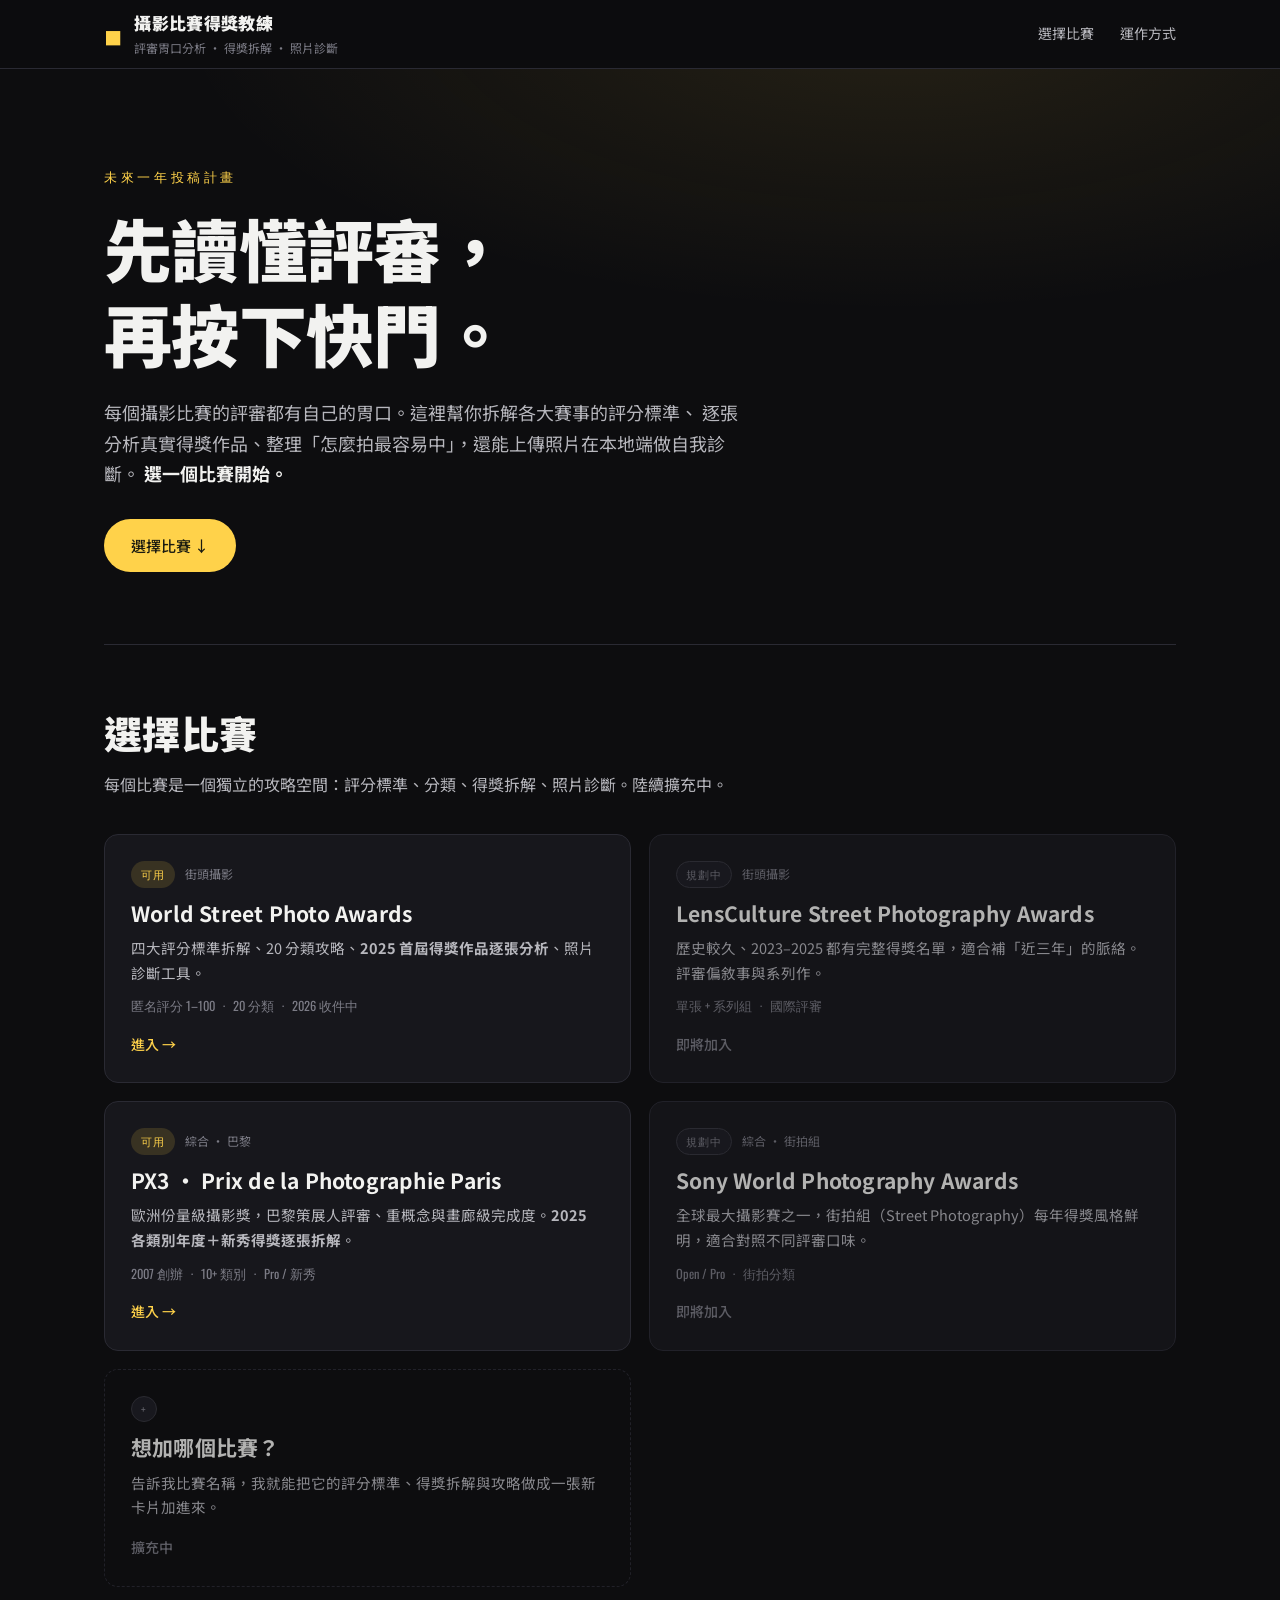
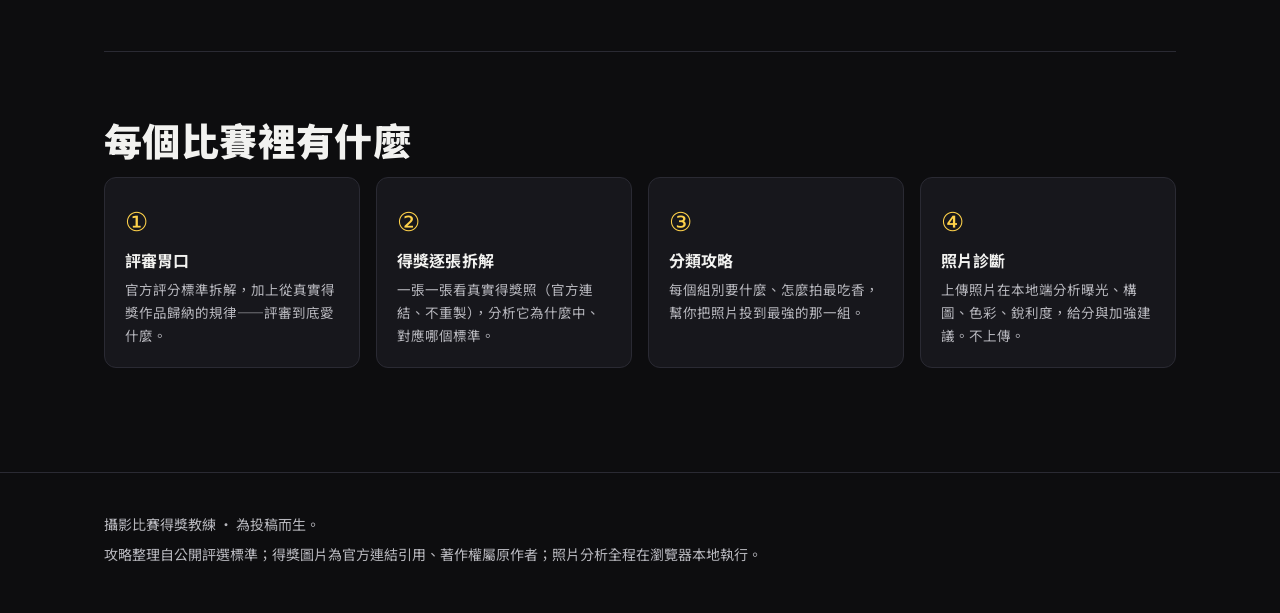
<file: index.html>
<!DOCTYPE html>
<html lang="zh-Hant">
<head>
<meta charset="UTF-8">
<meta name="viewport" content="width=device-width, initial-scale=1.0">
<title>攝影比賽得獎教練 · 選擇比賽</title>
<meta name="description" content="分析各攝影比賽評審胃口、逐張拆解得獎作品，並提供照片本地端診斷。選擇一個比賽開始。">
<link rel="preconnect" href="https://fonts.googleapis.com">
<link rel="preconnect" href="https://fonts.gstatic.com" crossorigin>
<link href="https://fonts.googleapis.com/css2?family=Noto+Sans+TC:wght@300;400;500;700;900&family=Oswald:wght@300;500;700&display=swap" rel="stylesheet">
<link rel="stylesheet" href="style.css">
</head>
<body>
<header class="site-header">
  <div class="wrap header-inner">
    <a class="brand" href="index.html">
      <span class="brand-mark">◼</span>
      <div>
        <div class="brand-title">攝影比賽得獎教練</div>
        <div class="brand-sub">評審胃口分析 · 得獎拆解 · 照片診斷</div>
      </div>
    </a>
    <nav class="top-nav">
      <a href="#contests">選擇比賽</a>
      <a href="#how">運作方式</a>
    </nav>
  </div>
</header>

<section class="hero hero-landing">
  <div class="wrap">
    <p class="kicker">未來一年投稿計畫</p>
    <h1>先讀懂評審，<br>再按下快門。</h1>
    <p class="hero-lead">
      每個攝影比賽的評審都有自己的胃口。這裡幫你拆解各大賽事的評分標準、
      逐張分析真實得獎作品、整理「怎麼拍最容易中」，還能上傳照片在本地端做自我診斷。
      <strong>選一個比賽開始。</strong>
    </p>
    <a href="#contests" class="btn btn-primary">選擇比賽 ↓</a>
  </div>
</section>

<main class="wrap">

<section id="contests" class="block">
  <h2 class="section-title">選擇比賽</h2>
  <p class="section-intro">每個比賽是一個獨立的攻略空間：評分標準、分類、得獎拆解、照片診斷。陸續擴充中。</p>

  <div class="contest-grid">
    <a class="contest-card active" href="wspa.html">
      <div class="cc-top">
        <span class="cc-badge cc-live">可用</span>
        <span class="cc-cat">街頭攝影</span>
      </div>
      <h3>World Street Photo Awards</h3>
      <p>四大評分標準拆解、20 分類攻略、<b>2025 首屆得獎作品逐張分析</b>、照片診斷工具。</p>
      <div class="cc-meta">
        <span>匿名評分 1–100</span><span>·</span><span>20 分類</span><span>·</span><span>2026 收件中</span>
      </div>
      <span class="cc-enter">進入 →</span>
    </a>

    <div class="contest-card soon">
      <div class="cc-top">
        <span class="cc-badge">規劃中</span>
        <span class="cc-cat">街頭攝影</span>
      </div>
      <h3>LensCulture Street Photography Awards</h3>
      <p>歷史較久、2023–2025 都有完整得獎名單，適合補「近三年」的脈絡。評審偏敘事與系列作。</p>
      <div class="cc-meta"><span>單張 + 系列組</span><span>·</span><span>國際評審</span></div>
      <span class="cc-enter muted">即將加入</span>
    </div>

    <a class="contest-card active" href="px3.html">
      <div class="cc-top">
        <span class="cc-badge cc-live">可用</span>
        <span class="cc-cat">綜合 · 巴黎</span>
      </div>
      <h3>PX3 · Prix de la Photographie Paris</h3>
      <p>歐洲份量級攝影獎，巴黎策展人評審、重概念與畫廊級完成度。<b>2025 各類別年度＋新秀得獎逐張拆解</b>。</p>
      <div class="cc-meta"><span>2007 創辦</span><span>·</span><span>10+ 類別</span><span>·</span><span>Pro / 新秀</span></div>
      <span class="cc-enter">進入 →</span>
    </a>

    <div class="contest-card soon">
      <div class="cc-top">
        <span class="cc-badge">規劃中</span>
        <span class="cc-cat">綜合 · 街拍組</span>
      </div>
      <h3>Sony World Photography Awards</h3>
      <p>全球最大攝影賽之一，街拍組（Street Photography）每年得獎風格鮮明，適合對照不同評審口味。</p>
      <div class="cc-meta"><span>Open / Pro</span><span>·</span><span>街拍分類</span></div>
      <span class="cc-enter muted">即將加入</span>
    </div>

    <div class="contest-card soon ghost">
      <div class="cc-top"><span class="cc-badge">+</span></div>
      <h3>想加哪個比賽？</h3>
      <p>告訴我比賽名稱，我就能把它的評分標準、得獎拆解與攻略做成一張新卡片加進來。</p>
      <span class="cc-enter muted">擴充中</span>
    </div>
  </div>
</section>

<section id="how" class="block">
  <h2 class="section-title">每個比賽裡有什麼</h2>
  <div class="how-grid">
    <div class="how-item"><span class="how-ico">①</span><h3>評審胃口</h3><p>官方評分標準拆解，加上從真實得獎作品歸納的規律——評審到底愛什麼。</p></div>
    <div class="how-item"><span class="how-ico">②</span><h3>得獎逐張拆解</h3><p>一張一張看真實得獎照（官方連結、不重製），分析它為什麼中、對應哪個標準。</p></div>
    <div class="how-item"><span class="how-ico">③</span><h3>分類攻略</h3><p>每個組別要什麼、怎麼拍最吃香，幫你把照片投到最強的那一組。</p></div>
    <div class="how-item"><span class="how-ico">④</span><h3>照片診斷</h3><p>上傳照片在本地端分析曝光、構圖、色彩、銳利度，給分與加強建議。不上傳。</p></div>
  </div>
</section>

</main>

<footer class="site-footer">
  <div class="wrap">
    <p>攝影比賽得獎教練 · 為投稿而生。</p>
    <p class="muted">攻略整理自公開評選標準；得獎圖片為官方連結引用、著作權屬原作者；照片分析全程在瀏覽器本地執行。</p>
  </div>
</footer>
</body>
</html>
</file>
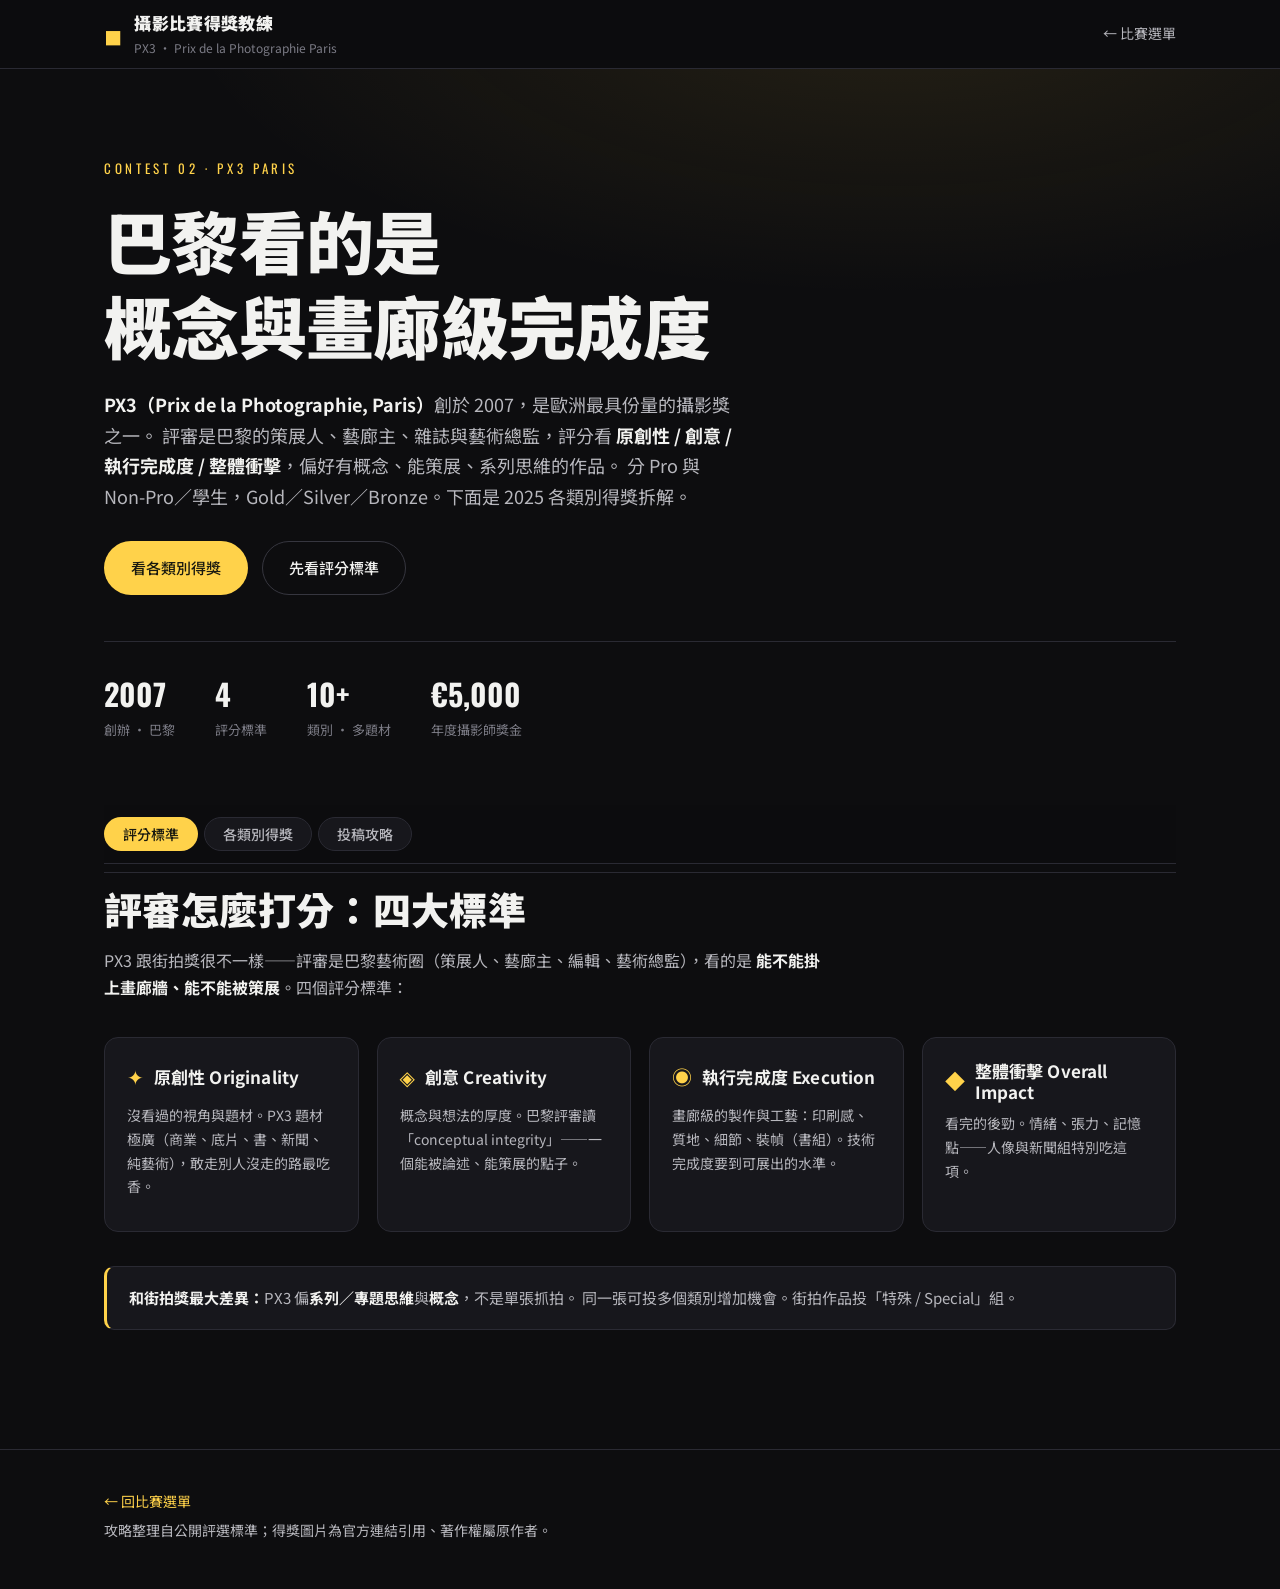
<file: px3.html>
<!DOCTYPE html>
<html lang="zh-Hant">
<head>
<meta charset="UTF-8">
<meta name="viewport" content="width=device-width, initial-scale=1.0">
<title>PX3 Prix de la Photographie Paris · 攝影比賽得獎教練</title>
<meta name="description" content="PX3 巴黎攝影獎評審胃口分析、2025 各類別年度與新秀得獎作品逐張拆解。">
<link rel="preconnect" href="https://fonts.googleapis.com">
<link rel="preconnect" href="https://fonts.gstatic.com" crossorigin>
<link href="https://fonts.googleapis.com/css2?family=Noto+Sans+TC:wght@300;400;500;700;900&family=Oswald:wght@300;500;700&display=swap" rel="stylesheet">
<link rel="stylesheet" href="style.css">
</head>
<body>
<header class="site-header">
  <div class="wrap header-inner">
    <a class="brand" href="index.html">
      <span class="brand-mark">◼</span>
      <div>
        <div class="brand-title">攝影比賽得獎教練</div>
        <div class="brand-sub">PX3 · Prix de la Photographie Paris</div>
      </div>
    </a>
    <nav class="top-nav">
      <a href="index.html">← 比賽選單</a>
    </nav>
  </div>
</header>

<section class="hero">
  <div class="wrap">
    <p class="kicker">Contest 02 · PX3 Paris</p>
    <h1>巴黎看的是<br>概念與畫廊級完成度</h1>
    <p class="hero-lead">
      <strong>PX3（Prix de la Photographie, Paris）</strong>創於 2007，是歐洲最具份量的攝影獎之一。
      評審是巴黎的策展人、藝廊主、雜誌與藝術總監，評分看
      <strong>原創性 / 創意 / 執行完成度 / 整體衝擊</strong>，偏好有概念、能策展、系列思維的作品。
      分 Pro 與 Non-Pro／學生，Gold／Silver／Bronze。下面是 2025 各類別得獎拆解。
    </p>
    <div class="hero-actions">
      <a href="#winners" data-view="winners" class="btn btn-primary">看各類別得獎</a>
      <a href="#criteria" data-view="criteria" class="btn btn-ghost">先看評分標準</a>
    </div>
    <div class="hero-facts">
      <div class="fact"><span class="fact-num">2007</span><span class="fact-label">創辦 · 巴黎</span></div>
      <div class="fact"><span class="fact-num">4</span><span class="fact-label">評分標準</span></div>
      <div class="fact"><span class="fact-num">10+</span><span class="fact-label">類別 · 多題材</span></div>
      <div class="fact"><span class="fact-num">€5,000</span><span class="fact-label">年度攝影師獎金</span></div>
    </div>
  </div>
</section>

<main class="wrap">

<nav class="view-menu" id="viewMenu">
  <button data-view="criteria">評分標準</button>
  <button data-view="winners">各類別得獎</button>
  <button data-view="playbook">投稿攻略</button>
</nav>

<!-- 評分標準 -->
<section id="criteria" class="block view">
  <h2 class="section-title">評審怎麼打分：四大標準</h2>
  <p class="section-intro">
    PX3 跟街拍獎很不一樣——評審是巴黎藝術圈（策展人、藝廊主、編輯、藝術總監），看的是
    <strong>能不能掛上畫廊牆、能不能被策展</strong>。四個評分標準：
  </p>
  <div class="criteria-grid">
    <article class="crit-card">
      <div class="crit-head"><span class="crit-ico">✦</span><h3>原創性 Originality</h3></div>
      <p>沒看過的視角與題材。PX3 題材極廣（商業、底片、書、新聞、純藝術），敢走別人沒走的路最吃香。</p>
    </article>
    <article class="crit-card">
      <div class="crit-head"><span class="crit-ico">◈</span><h3>創意 Creativity</h3></div>
      <p>概念與想法的厚度。巴黎評審讀「conceptual integrity」——一個能被論述、能策展的點子。</p>
    </article>
    <article class="crit-card">
      <div class="crit-head"><span class="crit-ico">◉</span><h3>執行完成度 Execution</h3></div>
      <p>畫廊級的製作與工藝：印刷感、質地、細節、裝幀（書組）。技術完成度要到可展出的水準。</p>
    </article>
    <article class="crit-card">
      <div class="crit-head"><span class="crit-ico">◆</span><h3>整體衝擊 Overall Impact</h3></div>
      <p>看完的後勁。情緒、張力、記憶點——人像與新聞組特別吃這項。</p>
    </article>
  </div>
  <p class="callout">
    <strong>和街拍獎最大差異：</strong>PX3 偏<strong>系列／專題思維</strong>與<strong>概念</strong>，不是單張抓拍。
    同一張可投多個類別增加機會。街拍作品投「特殊 / Special」組。
  </p>
</section>

<!-- 各類別得獎 -->
<section id="winners" class="block view">
  <h2 class="section-title">各類別得獎 · 2025</h2>
  <p class="section-intro">
    先看本屆兩個焦點，再點類別看：<strong>該類年度得主＋新秀（深入分析）</strong>，以及<strong>該類別所有 Pro 金獎（每個子分類一面，共 99 張）</strong>。
    深入分析只放在頭兩張；金獎牆是讓你大量瀏覽「這類怎麼拍會贏」。圖片由官方 S3 載入、本站不重製，點圖到官方頁。
  </p>

  <div id="px3Hero" class="px3-hero"><!-- JS: 年度 + 總新秀 --></div>

  <div class="patterns" style="margin-top:28px">
    <h3>從 2025 得獎歸納的 PX3 評審胃口</h3>
    <ol class="pattern-list">
      <li><b>概念 &gt; 畫面</b>：巴黎評審看策展性與想法，單張漂亮不夠，要有可論述的點子。</li>
      <li><b>系列／專題思維</b>：很多得主是 project／series（底片車主系列、身份議題），不是孤張。</li>
      <li><b>抽象化</b>：建築、運動、自然都被處理成線條、幾何或極簡，而非紀錄。</li>
      <li><b>題材極廣</b>：商業、底片、攝影書、新聞都能奪冠——不是只有唯美風景人像。</li>
      <li><b>情緒衝擊</b>：人像與新聞靠 overall impact（燒傷臉孔、加薩廢墟）取勝。</li>
      <li><b>畫廊級執行</b>：印刷感、質地、裝幀——完成度要到能展出。</li>
    </ol>
  </div>

  <div id="px3Browse" class="catb-grid" style="margin-top:24px"><!-- JS 類別卡 --></div>
  <div id="px3Detail" class="cat-detail" hidden><!-- JS 類別詳情 --></div>

  <p class="disclaimer">
    作品著作權屬各攝影師與 PX3 / Prix de la Photographie Paris 所有。此處為學習研究用途，僅引用官方圖片連結並標註出處；
    點圖前往官方頁。完整得獎名單見
    <a href="https://px3.fr/winners/px3/2025/" target="_blank" rel="noopener">官方 PX3 2025 得獎頁</a>。
  </p>
</section>

<!-- 投稿攻略 -->
<section id="playbook" class="block view">
  <h2 class="section-title">PX3 投稿攻略</h2>
  <div class="playbook">
    <div class="play-col">
      <h3>選題與策略</h3>
      <ul class="check">
        <li>想「概念」先於「畫面」：一句話說得出你的作品在講什麼。</li>
        <li>用系列投稿：PX3 很吃 project／series 的完整敘事。</li>
        <li>選對類別：街拍→特殊(Special)；觀念作→純藝術(Fine Art)；專題→新聞。</li>
        <li>同一張可投多類別，增加命中機會（官方允許）。</li>
        <li>Pro 與 Non-Pro／學生分開評——學生就投學生組，別自亂陣腳。</li>
      </ul>
    </div>
    <div class="play-col">
      <h3>執行與送件</h3>
      <ul class="check">
        <li>完成度要到「畫廊級」：乾淨的影調、質地、細節。</li>
        <li>攝影書組看整本的編輯與裝幀，不是單張。</li>
        <li>抽象化你的題材：把建築/運動拍成幾何與線條。</li>
        <li>人像與新聞：留住最有後勁、最有情緒重量的那張。</li>
        <li>標題與陳述（statement）要能替概念加分，巴黎評審會讀。</li>
      </ul>
    </div>
  </div>
</section>

</main>

<footer class="site-footer">
  <div class="wrap">
    <p><a href="index.html">← 回比賽選單</a></p>
    <p class="muted">攻略整理自公開評選標準；得獎圖片為官方連結引用、著作權屬原作者。</p>
  </div>
</footer>

<script src="px3.js?v=2"></script>
</body>
</html>
</file>
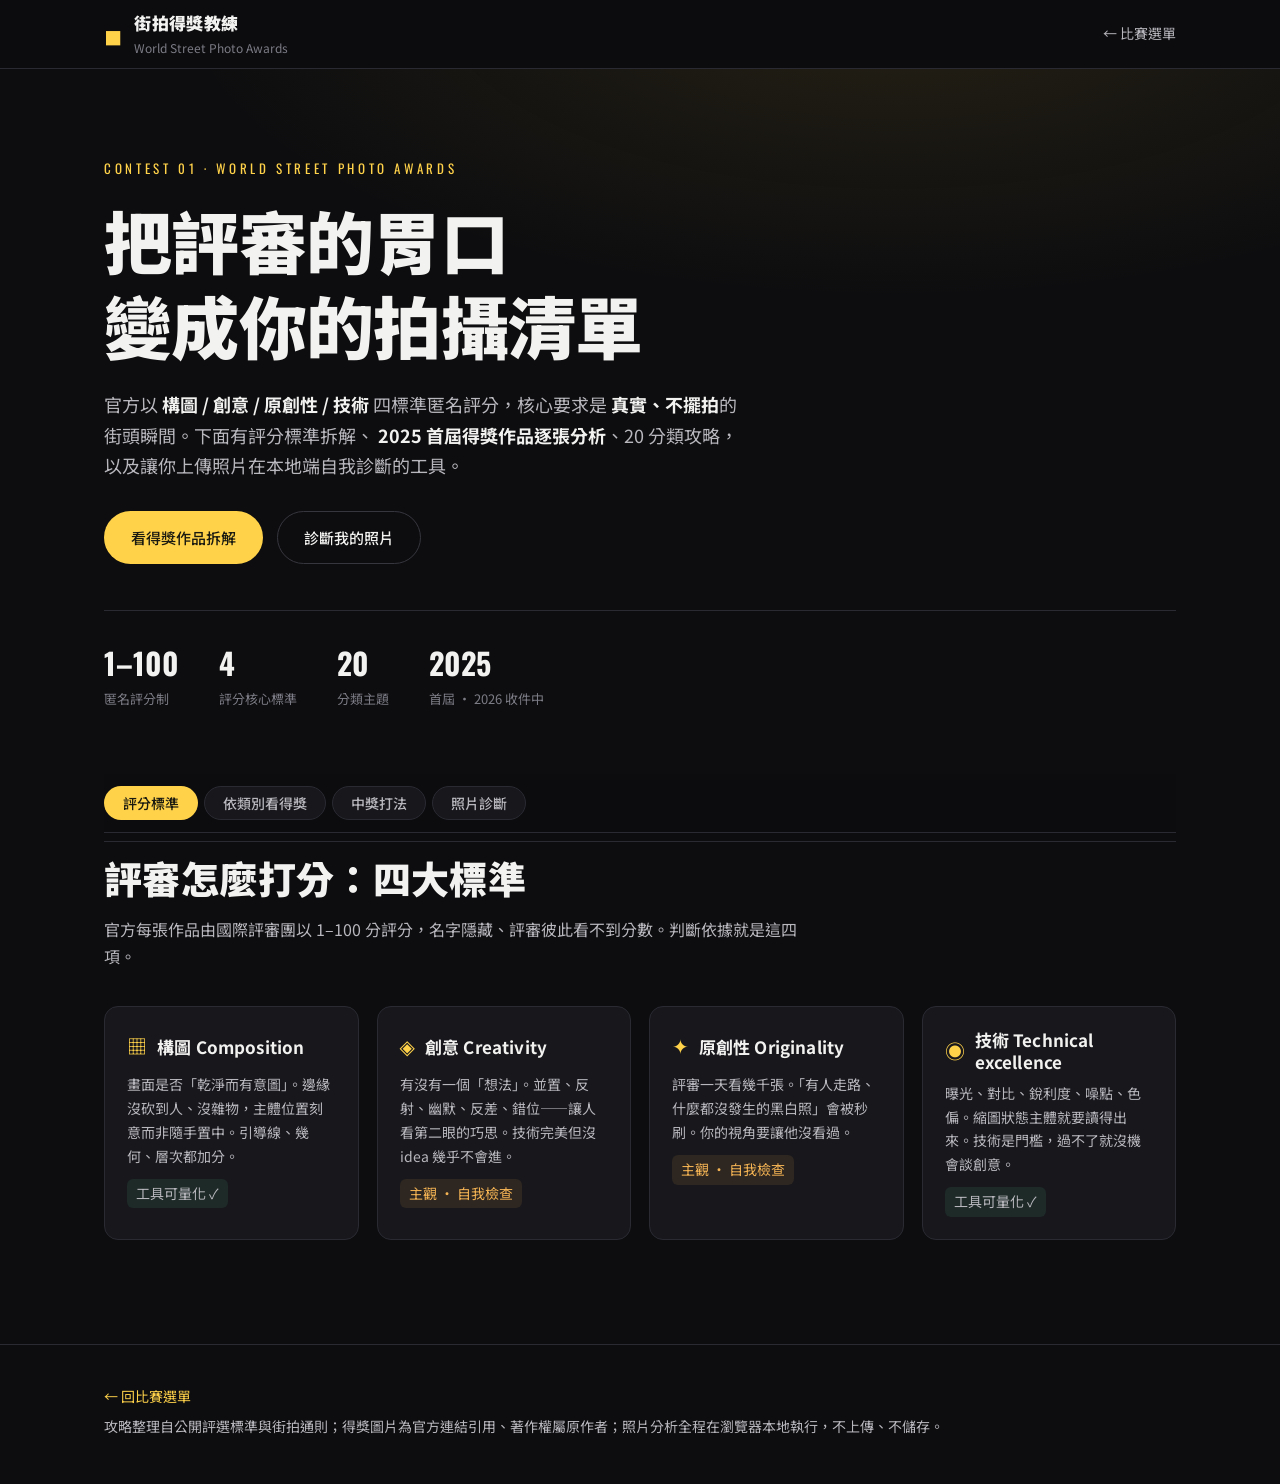
<file: wspa.html>
<!DOCTYPE html>
<html lang="zh-Hant">
<head>
<meta charset="UTF-8">
<meta name="viewport" content="width=device-width, initial-scale=1.0">
<title>World Street Photo Awards · 街拍得獎教練</title>
<meta name="description" content="World Street Photo Awards 評審胃口分析、2025 得獎作品逐張拆解，與本地端照片診斷工具。">
<link rel="preconnect" href="https://fonts.googleapis.com">
<link rel="preconnect" href="https://fonts.gstatic.com" crossorigin>
<link href="https://fonts.googleapis.com/css2?family=Noto+Sans+TC:wght@300;400;500;700;900&family=Oswald:wght@300;500;700&display=swap" rel="stylesheet">
<link rel="stylesheet" href="style.css">
</head>
<body>
<header class="site-header">
  <div class="wrap header-inner">
    <a class="brand" href="index.html">
      <span class="brand-mark">◼</span>
      <div>
        <div class="brand-title">街拍得獎教練</div>
        <div class="brand-sub">World Street Photo Awards</div>
      </div>
    </a>
    <nav class="top-nav">
      <a href="index.html">← 比賽選單</a>
    </nav>
  </div>
</header>

<section class="hero">
  <div class="wrap">
    <p class="kicker">Contest 01 · World Street Photo Awards</p>
    <h1>把評審的胃口<br>變成你的拍攝清單</h1>
    <p class="hero-lead">
      官方以 <strong>構圖 / 創意 / 原創性 / 技術</strong> 四標準匿名評分，核心要求是
      <strong>真實、不擺拍</strong>的街頭瞬間。下面有評分標準拆解、
      <strong>2025 首屆得獎作品逐張分析</strong>、20 分類攻略，以及讓你上傳照片在本地端自我診斷的工具。
    </p>
    <div class="hero-actions">
      <a href="#winners" data-view="winners" class="btn btn-primary">看得獎作品拆解</a>
      <a href="#review" data-view="review" class="btn btn-ghost">診斷我的照片</a>
    </div>
    <div class="hero-facts">
      <div class="fact"><span class="fact-num">1–100</span><span class="fact-label">匿名評分制</span></div>
      <div class="fact"><span class="fact-num">4</span><span class="fact-label">評分核心標準</span></div>
      <div class="fact"><span class="fact-num">20</span><span class="fact-label">分類主題</span></div>
      <div class="fact"><span class="fact-num">2025</span><span class="fact-label">首屆 · 2026 收件中</span></div>
    </div>
  </div>
</section>

<main class="wrap">

<nav class="view-menu" id="viewMenu">
  <button data-view="criteria">評分標準</button>
  <button data-view="winners">依類別看得獎</button>
  <button data-view="playbook">中獎打法</button>
  <button data-view="review">照片診斷</button>
</nav>

<!-- ===================== 評分四標準 ===================== -->
<section id="criteria" class="block view">
  <h2 class="section-title">評審怎麼打分：四大標準</h2>
  <p class="section-intro">
    官方每張作品由國際評審團以 1–100 分評分，名字隱藏、評審彼此看不到分數。判斷依據就是這四項。
  </p>
  <div class="criteria-grid">
    <article class="crit-card">
      <div class="crit-head"><span class="crit-ico">▦</span><h3>構圖 Composition</h3></div>
      <p>畫面是否「乾淨而有意圖」。邊緣沒砍到人、沒雜物，主體位置刻意而非隨手置中。引導線、幾何、層次都加分。</p>
      <p class="crit-tag">工具可量化 ✓</p>
    </article>
    <article class="crit-card">
      <div class="crit-head"><span class="crit-ico">◈</span><h3>創意 Creativity</h3></div>
      <p>有沒有一個「想法」。並置、反射、幽默、反差、錯位——讓人看第二眼的巧思。技術完美但沒 idea 幾乎不會進。</p>
      <p class="crit-tag crit-subj">主觀 · 自我檢查</p>
    </article>
    <article class="crit-card">
      <div class="crit-head"><span class="crit-ico">✦</span><h3>原創性 Originality</h3></div>
      <p>評審一天看幾千張。「有人走路、什麼都沒發生的黑白照」會被秒刷。你的視角要讓他沒看過。</p>
      <p class="crit-tag crit-subj">主觀 · 自我檢查</p>
    </article>
    <article class="crit-card">
      <div class="crit-head"><span class="crit-ico">◉</span><h3>技術 Technical excellence</h3></div>
      <p>曝光、對比、銳利度、噪點、色偏。縮圖狀態主體就要讀得出來。技術是門檻，過不了就沒機會談創意。</p>
      <p class="crit-tag">工具可量化 ✓</p>
    </article>
  </div>
</section>

<!-- ===================== 得獎拆解 ===================== -->
<section id="winners" class="block view">
  <h2 class="section-title">依類別看得獎 · 2025 首屆</h2>
  <p class="section-intro">
    這個獎 2025 才首屆（還沒有「近三年」，2026 得獎 11/8 公布後會補上）。
    下面是 <strong>15 個類別</strong>，點任一個類別 → 看它的<strong>冠、亞、季軍三張照片＋逐張分析</strong>。
    圖片由官方網站載入、本站不重製託管；點圖到官方頁看原圖。先看我從整批得獎歸納的規律，再進各類別。
  </p>

  <div class="patterns">
    <h3>從 2025 得獎歸納出的 6 個評審胃口</h3>
    <ol class="pattern-list">
      <li><b>影子／光影當主角</b>：Swan、Guardian、Life 都靠一道影子說故事。硬光的影子是本獎最愛的武器。</li>
      <li><b>黑白佔多數</b>：評審偏好去掉顏色、只留結構與光。黑白要有「非黑白不可」的理由，不是轉灰而已。</li>
      <li><b>一張一個清楚想法＋標題點題</b>：Swan、SEPARAIT、Déjà Vu 標題都在替畫面的 idea 補刀。</li>
      <li><b>兩個世界疊一起</b>：反射、框中框、層次（Reflection、Transport、In Between）製造複雜又有序的雙層畫面。</li>
      <li><b>決定性瞬間＋幽默／呼應</b>：Animals、Transport 是等來的巧合，不是擺拍。早晚半秒都不成立。</li>
      <li><b>極簡與留白反覆得獎</b>：Minimalism、Geometry、Swan 都用大量負空間把主體推到最大。</li>
    </ol>
  </div>

  <div id="catBrowse" class="catb-grid"><!-- JS 生成類別卡 --></div>
  <div id="catDetail" class="cat-detail" hidden><!-- JS 生成類別詳情 --></div>

  <p class="disclaimer">
    作品著作權屬各攝影師與 World Street Photo Awards 所有。此處為學習研究用途，僅引用官方圖片連結並標註出處；
    點圖可前往官方頁面。完整得獎與佳作名單見
    <a href="https://worldstreetphotoawards.com/wspa-winners-2025/" target="_blank" rel="noopener">官方 2025 得獎頁</a>。
    2026 新增電影感、並置、層次、細節、抽象等組別，得獎 11/8 公布。
  </p>
</section>

<!-- ===================== 中獎打法 ===================== -->
<section id="playbook" class="block view">
  <h2 class="section-title">中獎打法 · 拍攝到送件 checklist</h2>
  <div class="playbook">
    <div class="play-col">
      <h3>拍的時候</h3>
      <ul class="check">
        <li>等「決定性瞬間」，不要拍到人就按。多等三秒，常常差在那三秒。</li>
        <li>先定好背景與光，再等主體走進你的構圖（釣魚式）。</li>
        <li>用引導線、框中框、反射、層次把視線帶到主體。</li>
        <li>照顧四個邊：不要砍手砍腳、邊緣不要有半個無關路人。</li>
        <li>找「並置／反差」：人與廣告、影子與實體、大與小。</li>
        <li>光影優先：硬光的影子、逆光剪影、夜晚的光斑都是強武器。</li>
      </ul>
    </div>
    <div class="play-col">
      <h3>選件 & 送件</h3>
      <ul class="check">
        <li>縮圖測試：縮到拇指大小還讀得出主體與故事，才送。</li>
        <li>一張一個想法。資訊太滿、兩個主角搶戲 → 砍掉。</li>
        <li>真實優先：candid、不擺拍、不合成。擺拍被識破直接出局。</li>
        <li>後製克制：街拍重氛圍，過度 HDR／假天空會扣原創性。</li>
        <li>取一個好標題：給情境、替想法點題，別只寫「一個男人走路」。</li>
        <li>投稿前先用右邊工具自我診斷，把技術分顧到安全線。</li>
      </ul>
    </div>
  </div>
</section>

<!-- ===================== 照片診斷 ===================== -->
<section id="review" class="block view">
  <h2 class="section-title">照片診斷工具</h2>
  <p class="section-intro">
    上傳一張你打算投稿的照片。工具在<strong>你的瀏覽器本地</strong>分析曝光、對比、色彩、銳利度與構圖分佈，
    對照評分四標準給你分數與加強建議，並幫你判斷最適合投哪一組。照片不會離開你的裝置。
  </p>

  <div id="dropZone" class="drop-zone">
    <input type="file" id="fileInput" accept="image/*" hidden>
    <div class="drop-inner">
      <div class="drop-ico">⇪</div>
      <p class="drop-main">把照片拖進來，或<button type="button" id="browseBtn" class="link-btn">選擇檔案</button></p>
      <p class="drop-sub">支援 JPG / PNG / WebP · 建議用高品質版本，分析更準</p>
    </div>
  </div>

  <div id="reviewResult" class="review-result" hidden>
    <div class="result-top">
      <div class="result-img-col">
        <div class="img-stage">
          <canvas id="previewCanvas"></canvas>
          <div id="thirdsOverlay" class="thirds-overlay"></div>
        </div>
        <div class="overlay-toggles">
          <label><input type="checkbox" id="toggleThirds" checked> 三分線</label>
          <label><input type="checkbox" id="toggleSaliency"> 視覺重心</label>
          <button type="button" id="resetBtn" class="link-btn">換一張</button>
        </div>
      </div>
      <div class="result-score-col">
        <div class="overall">
          <div class="overall-ring" id="overallRing">
            <span id="overallScore">–</span>
            <small>整體技術分</small>
          </div>
          <p id="overallVerdict" class="overall-verdict"></p>
        </div>
        <div id="bestCategory" class="best-cat"></div>
      </div>
    </div>

    <div class="metrics" id="metrics"><!-- JS 生成 --></div>

    <div class="advice-split">
      <div class="advice-box advice-do">
        <h3>✓ 這張的強項</h3>
        <ul id="strengthsList"></ul>
      </div>
      <div class="advice-box advice-fix">
        <h3>△ 建議加強</h3>
        <ul id="improveList"></ul>
      </div>
    </div>

    <div class="subjective-check">
      <h3>評審還會看這些（工具算不出，自己誠實打勾）</h3>
      <div id="subjCheck" class="subj-grid"></div>
    </div>

    <p class="disclaimer">
      ※ 分數用影像客觀指標（曝光、對比、色彩、銳利度、細節分佈）換算，代表「技術與構圖的完成度」。
      創意與原創性無法被演算法打分——那是你的眼睛和想法，工具只負責把技術地基顧好。
    </p>
  </div>
</section>

</main>

<footer class="site-footer">
  <div class="wrap">
    <p><a href="index.html">← 回比賽選單</a></p>
    <p class="muted">攻略整理自公開評選標準與街拍通則；得獎圖片為官方連結引用、著作權屬原作者；照片分析全程在瀏覽器本地執行，不上傳、不儲存。</p>
  </div>
</footer>

<script src="app.js"></script>
</body>
</html>
</file>
<file: style.css>
:root{
  --bg:#0d0d0f; --bg-2:#141418; --panel:#17171c; --panel-2:#1d1d24;
  --line:#2a2a33; --line-2:#36363f;
  --ink:#f2f2f0; --ink-2:#b7b7bd; --ink-3:#7c7c86;
  --accent:#ffd24a; --accent-ink:#1a1a10;
  --good:#5bd08a; --warn:#f5b454; --bad:#ef6b6b;
  --radius:14px;
  --mono:'Oswald',sans-serif;
  font-family:'Noto Sans TC',system-ui,sans-serif;
}
*{box-sizing:border-box}
html{scroll-behavior:smooth}
body{margin:0;background:var(--bg);color:var(--ink);line-height:1.7;
  -webkit-font-smoothing:antialiased;font-weight:400}
.wrap{max-width:1120px;margin:0 auto;padding:0 24px}
h1,h2,h3{line-height:1.25;font-weight:700;letter-spacing:.01em}
a{color:inherit;text-decoration:none}
strong{color:var(--ink);font-weight:700}
.muted{color:var(--ink-3)}

/* header */
.site-header{position:sticky;top:0;z-index:50;background:rgba(13,13,15,.82);
  backdrop-filter:blur(12px);border-bottom:1px solid var(--line)}
.header-inner{display:flex;align-items:center;justify-content:space-between;height:68px}
.brand{display:flex;align-items:center;gap:12px}
.brand-mark{color:var(--accent);font-size:22px;line-height:1}
.brand-title{font-weight:900;font-size:17px;letter-spacing:.02em}
.brand-sub{font-size:12px;color:var(--ink-3)}
.top-nav{display:flex;gap:26px;align-items:center;font-size:14px}
.top-nav a{color:var(--ink-2);transition:color .15s}
.top-nav a:hover{color:var(--ink)}
.nav-cta{color:var(--accent)!important;font-weight:500}

/* hero */
.hero{padding:88px 0 64px;position:relative;overflow:hidden;
  background:radial-gradient(1200px 500px at 70% -10%,rgba(255,210,74,.10),transparent 60%),var(--bg)}
.kicker{font-family:var(--mono);letter-spacing:.28em;text-transform:uppercase;
  font-size:13px;color:var(--accent);margin:0 0 18px}
.hero h1{font-size:clamp(38px,6vw,68px);margin:0 0 22px;font-weight:900;letter-spacing:-.01em}
.hero-lead{font-size:18px;color:var(--ink-2);max-width:640px;margin:0 0 30px}
.hero-actions{display:flex;gap:14px;flex-wrap:wrap;margin-bottom:46px}
.btn{display:inline-flex;align-items:center;padding:13px 26px;border-radius:999px;
  font-weight:500;font-size:15px;border:1px solid transparent;cursor:pointer;transition:.18s}
.btn-primary{background:var(--accent);color:var(--accent-ink)}
.btn-primary:hover{transform:translateY(-2px);box-shadow:0 10px 30px rgba(255,210,74,.25)}
.btn-ghost{border-color:var(--line-2);color:var(--ink)}
.btn-ghost:hover{border-color:var(--ink-3);background:var(--panel)}
.hero-facts{display:flex;gap:40px;flex-wrap:wrap;border-top:1px solid var(--line);padding-top:26px}
.fact{display:flex;flex-direction:column}
.fact-num{font-family:var(--mono);font-size:30px;font-weight:700;color:var(--ink)}
.fact-label{font-size:13px;color:var(--ink-3)}

/* blocks */
.block{padding:64px 0;border-top:1px solid var(--line)}
.section-title{font-size:clamp(26px,3.5vw,38px);margin:0 0 14px;font-weight:900}
.section-intro{color:var(--ink-2);max-width:720px;margin:0 0 36px;font-size:16px}
.callout{margin-top:34px;background:var(--panel);border:1px solid var(--line);
  border-left:3px solid var(--accent);padding:18px 22px;border-radius:10px;color:var(--ink-2);font-size:15px}

/* criteria */
.criteria-grid{display:grid;grid-template-columns:repeat(4,1fr);gap:18px}
.crit-card{background:var(--panel);border:1px solid var(--line);border-radius:var(--radius);padding:22px}
.crit-head{display:flex;align-items:center;gap:10px;margin-bottom:10px}
.crit-ico{color:var(--accent);font-size:20px}
.crit-card h3{font-size:17px;margin:0}
.crit-card p{font-size:14px;color:var(--ink-2);margin:0 0 10px}
.crit-tag{display:inline-block;font-size:12px;color:var(--good);
  background:rgba(91,208,138,.1);border-radius:6px;padding:3px 9px;margin:0!important}
.crit-tag.crit-subj{color:var(--warn);background:rgba(245,180,84,.1)}

/* categories */
.cat-grid{display:grid;grid-template-columns:repeat(4,1fr);gap:12px}
.cat-chip{background:var(--panel);border:1px solid var(--line);border-radius:12px;
  padding:16px;cursor:pointer;transition:.16s;text-align:left}
.cat-chip:hover{border-color:var(--accent);transform:translateY(-3px);background:var(--panel-2)}
.cat-chip .c-ico{font-size:22px;display:block;margin-bottom:8px}
.cat-chip .c-name{font-weight:700;font-size:15px;display:block}
.cat-chip .c-en{font-size:11px;color:var(--ink-3);font-family:var(--mono);letter-spacing:.08em;text-transform:uppercase}
.cat-chip .c-tip{font-size:13px;color:var(--ink-2);margin-top:10px;display:none}
.cat-chip.open{grid-column:span 2;border-color:var(--accent)}
.cat-chip.open .c-tip{display:block}

/* playbook */
.playbook{display:grid;grid-template-columns:1fr 1fr;gap:28px}
.play-col h3{font-size:19px;margin:0 0 16px;color:var(--accent)}
.check{list-style:none;padding:0;margin:0;display:flex;flex-direction:column;gap:12px}
.check li{position:relative;padding-left:28px;color:var(--ink-2);font-size:15px}
.check li::before{content:"✓";position:absolute;left:0;top:0;color:var(--accent);font-weight:700}

/* review */
.drop-zone{border:2px dashed var(--line-2);border-radius:var(--radius);
  padding:54px 24px;text-align:center;background:var(--panel);transition:.18s;cursor:pointer}
.drop-zone.drag{border-color:var(--accent);background:var(--panel-2)}
.drop-ico{font-size:46px;color:var(--ink-3);margin-bottom:10px}
.drop-main{font-size:17px;margin:0 0 6px}
.drop-sub{font-size:13px;color:var(--ink-3);margin:0}
.link-btn{background:none;border:none;color:var(--accent);cursor:pointer;
  font:inherit;font-size:inherit;text-decoration:underline;padding:0}

.review-result{margin-top:8px}
.result-top{display:grid;grid-template-columns:1.3fr 1fr;gap:28px;margin-bottom:28px}
.img-stage{position:relative;border-radius:12px;overflow:hidden;background:#000;line-height:0}
#previewCanvas{width:100%;height:auto;display:block}
.thirds-overlay{position:absolute;inset:0;pointer-events:none}
.thirds-overlay .line{position:absolute;background:rgba(255,255,255,.55);box-shadow:0 0 2px rgba(0,0,0,.6)}
.thirds-overlay .v{width:1px;top:0;bottom:0}
.thirds-overlay .h{height:1px;left:0;right:0}
.thirds-overlay .poi{position:absolute;width:10px;height:10px;margin:-5px;border-radius:50%;
  border:2px solid var(--accent);background:rgba(255,210,74,.25)}
.sal-dot{position:absolute;width:26px;height:26px;margin:-13px;border-radius:50%;
  border:2px solid #4ad7ff;background:rgba(74,215,255,.18);box-shadow:0 0 12px rgba(74,215,255,.5)}
.overlay-toggles{display:flex;gap:18px;align-items:center;margin-top:12px;font-size:13px;color:var(--ink-2);flex-wrap:wrap}
.overlay-toggles label{display:flex;align-items:center;gap:6px;cursor:pointer}

.overall{display:flex;gap:20px;align-items:center;margin-bottom:20px}
.overall-ring{width:124px;height:124px;border-radius:50%;flex:none;
  display:flex;flex-direction:column;align-items:center;justify-content:center;
  background:conic-gradient(var(--accent) 0deg,var(--line) 0deg);position:relative}
.overall-ring::after{content:"";position:absolute;inset:8px;border-radius:50%;background:var(--bg-2)}
.overall-ring span,.overall-ring small{position:relative;z-index:1}
.overall-ring span{font-family:var(--mono);font-size:40px;font-weight:700}
.overall-ring small{font-size:11px;color:var(--ink-3)}
.overall-verdict{font-size:15px;color:var(--ink-2);margin:0}
.best-cat{background:var(--panel);border:1px solid var(--line);border-radius:12px;padding:16px 18px;font-size:14px}
.best-cat b{color:var(--accent)}

.metrics{display:grid;grid-template-columns:repeat(3,1fr);gap:14px;margin-bottom:28px}
.metric{background:var(--panel);border:1px solid var(--line);border-radius:12px;padding:16px}
.metric-head{display:flex;justify-content:space-between;align-items:baseline;margin-bottom:8px}
.metric-name{font-weight:700;font-size:14px}
.metric-val{font-family:var(--mono);font-size:15px;font-weight:500}
.metric-bar{height:7px;border-radius:4px;background:var(--line);overflow:hidden;margin-bottom:8px}
.metric-bar i{display:block;height:100%;border-radius:4px}
.metric-note{font-size:12.5px;color:var(--ink-3);margin:0}
.s-good{color:var(--good)} .s-warn{color:var(--warn)} .s-bad{color:var(--bad)}
.bar-good{background:var(--good)} .bar-warn{background:var(--warn)} .bar-bad{background:var(--bad)}

.advice-split{display:grid;grid-template-columns:1fr 1fr;gap:18px;margin-bottom:28px}
.advice-box{border:1px solid var(--line);border-radius:12px;padding:20px 22px}
.advice-do{background:rgba(91,208,138,.05);border-color:rgba(91,208,138,.25)}
.advice-fix{background:rgba(245,180,84,.05);border-color:rgba(245,180,84,.25)}
.advice-box h3{font-size:16px;margin:0 0 14px}
.advice-box ul{margin:0;padding-left:20px;display:flex;flex-direction:column;gap:9px}
.advice-box li{font-size:14px;color:var(--ink-2)}
.advice-box li.empty{color:var(--ink-3);list-style:none;margin-left:-20px}

.subjective-check{background:var(--panel);border:1px solid var(--line);border-radius:12px;padding:22px;margin-bottom:22px}
.subjective-check h3{font-size:16px;margin:0 0 16px}
.subj-grid{display:grid;grid-template-columns:1fr 1fr;gap:12px}
.subj-item{display:flex;gap:10px;align-items:flex-start;font-size:14px;color:var(--ink-2);cursor:pointer}
.subj-item input{margin-top:5px;accent-color:var(--accent);flex:none}
.disclaimer{font-size:13px;color:var(--ink-3);border-top:1px solid var(--line);padding-top:16px}

/* landing picker */
.hero-landing{padding:96px 0 72px}
.contest-grid{display:grid;grid-template-columns:repeat(2,1fr);gap:18px}
.contest-card{background:var(--panel);border:1px solid var(--line);border-radius:var(--radius);
  padding:26px;display:flex;flex-direction:column;gap:10px;position:relative;transition:.18s}
a.contest-card.active:hover{border-color:var(--accent);transform:translateY(-4px);
  box-shadow:0 14px 40px rgba(0,0,0,.4)}
.contest-card.soon{opacity:.72}
.contest-card.ghost{border-style:dashed;background:transparent}
.cc-top{display:flex;align-items:center;gap:10px;margin-bottom:2px}
.cc-badge{font-size:11px;font-family:var(--mono);letter-spacing:.1em;text-transform:uppercase;
  padding:3px 9px;border-radius:999px;background:var(--panel-2);color:var(--ink-3);border:1px solid var(--line-2)}
.cc-badge.cc-live{background:rgba(255,210,74,.14);color:var(--accent);border-color:transparent}
.cc-cat{font-size:12px;color:var(--ink-3)}
.contest-card h3{font-size:21px;margin:0}
.contest-card p{font-size:14.5px;color:var(--ink-2);margin:0;flex:1}
.cc-meta{display:flex;gap:8px;flex-wrap:wrap;font-size:12.5px;color:var(--ink-3);font-family:var(--mono)}
.cc-enter{font-weight:500;color:var(--accent);font-size:14px;margin-top:6px}
.cc-enter.muted{color:var(--ink-3)}

.how-grid{display:grid;grid-template-columns:repeat(4,1fr);gap:16px}
.how-item{background:var(--panel);border:1px solid var(--line);border-radius:12px;padding:20px}
.how-ico{font-family:var(--mono);font-size:26px;color:var(--accent);display:block;margin-bottom:8px}
.how-item h3{font-size:16px;margin:0 0 8px}
.how-item p{font-size:13.5px;color:var(--ink-2);margin:0}

/* patterns box */
.patterns{background:var(--panel);border:1px solid var(--line);border-left:3px solid var(--accent);
  border-radius:12px;padding:22px 26px;margin-bottom:30px}
.patterns h3{margin:0 0 14px;font-size:18px}
.pattern-list{margin:0;padding-left:22px;display:flex;flex-direction:column;gap:10px}
.pattern-list li{font-size:14.5px;color:var(--ink-2)}
.pattern-list b{color:var(--accent);font-weight:500}

/* winners gallery */
.winners-grid{display:grid;grid-template-columns:repeat(2,1fr);gap:20px;margin-bottom:20px}
.winner-card{background:var(--panel);border:1px solid var(--line);border-radius:var(--radius);
  overflow:hidden;display:flex;flex-direction:column}
.winner-img{position:relative;display:block;background:#000;line-height:0;aspect-ratio:3/2}
.winner-img img{width:100%;height:100%;object-fit:cover;display:block;transition:.3s}
.winner-img:hover img{opacity:.82}
.winner-cat{position:absolute;left:10px;bottom:10px;font-size:11px;background:rgba(0,0,0,.72);
  color:#fff;padding:4px 10px;border-radius:999px;line-height:1.4}
.winner-body{padding:18px 20px}
.winner-head{display:flex;justify-content:space-between;align-items:baseline;gap:10px}
.winner-head h3{font-size:17px;margin:0}
.winner-tag{font-size:11px;color:var(--accent);background:rgba(255,210,74,.1);
  padding:3px 8px;border-radius:6px;white-space:nowrap;flex:none}
.winner-author{font-size:13px;color:var(--ink-3);margin:2px 0 12px}
.winner-read,.winner-why{font-size:14px;color:var(--ink-2);margin:0 0 10px}
.winner-read b{color:var(--ink)} .winner-why b{color:var(--good)}
.disclaimer a{color:var(--accent)}

/* view menu (section switcher) */
.view-menu{position:sticky;top:68px;z-index:40;display:flex;gap:6px;flex-wrap:wrap;
  background:rgba(13,13,15,.9);backdrop-filter:blur(10px);border-bottom:1px solid var(--line);
  padding:12px 0;margin-bottom:8px}
.view-menu button{background:var(--panel);color:var(--ink-2);border:1px solid var(--line);
  border-radius:999px;padding:9px 18px;font:500 14px/1 'Noto Sans TC',sans-serif;cursor:pointer;transition:.15s}
.view-menu button:hover{border-color:var(--line-2);color:var(--ink)}
.view-menu button.active{background:var(--accent);color:var(--accent-ink);border-color:transparent}
.view{padding-top:12px}

/* category browser */
.catb-grid{display:grid;grid-template-columns:repeat(5,1fr);gap:10px;margin-bottom:24px}
.catb-card{background:var(--panel);border:1px solid var(--line);border-radius:12px;padding:14px 10px;
  cursor:pointer;text-align:center;transition:.15s;display:flex;flex-direction:column;gap:3px;align-items:center;
  color:var(--ink);font-family:inherit}
.catb-card:hover{border-color:var(--line-2);transform:translateY(-2px);background:var(--panel-2)}
.catb-card.active{border-color:var(--accent);background:var(--panel-2);box-shadow:0 0 0 1px var(--accent) inset}
.catb-ico{font-size:24px}
.catb-name{font-weight:700;font-size:14px}
.catb-en{font-size:10px;color:var(--ink-3);font-family:var(--mono);letter-spacing:.06em;text-transform:uppercase}
.catb-count{font-size:10.5px;color:var(--ink-3);margin-top:2px}

.cat-detail{background:var(--panel);border:1px solid var(--line-2);border-radius:var(--radius);
  padding:24px;margin-bottom:18px}
.cat-detail-head{display:flex;gap:14px;align-items:flex-start;border-bottom:1px solid var(--line);
  padding-bottom:16px;margin-bottom:18px}
.cd-ico{font-size:34px;line-height:1}
.cat-detail-head h3{font-size:22px;margin:0 0 6px}
.cd-en{font-size:12px;color:var(--ink-3);font-family:var(--mono);letter-spacing:.1em;text-transform:uppercase;font-weight:400}
.cd-tip{font-size:14px;color:var(--ink-2);margin:0}
.cd-tip b{color:var(--accent);font-weight:500}

.win-list{display:flex;flex-direction:column;gap:16px}
.win-row{display:grid;grid-template-columns:200px 1fr;gap:18px;align-items:start}
.win-thumb{position:relative;display:block;background:#000;border-radius:10px;overflow:hidden;
  aspect-ratio:3/2;line-height:0}
.win-thumb img{width:100%;height:100%;object-fit:cover;display:block;transition:.25s}
.win-thumb:hover img{opacity:.82}
.win-medal{position:absolute;top:8px;left:8px;font-size:18px;z-index:1;
  background:rgba(0,0,0,.6);border-radius:50%;width:30px;height:30px;display:flex;align-items:center;justify-content:center}
.win-info{padding-top:2px}
.win-titleline{display:flex;align-items:baseline;gap:10px;flex-wrap:wrap}
.win-titleline h4{font-size:17px;margin:0}
.win-also{font-size:11.5px;color:var(--accent);background:rgba(255,210,74,.1);padding:2px 8px;border-radius:6px}
.win-rk{font-size:11.5px;color:var(--ink-3);border:1px solid var(--line-2);padding:2px 8px;border-radius:6px}

/* px3 hero */
.px3-hero{display:grid;grid-template-columns:1fr 1fr;gap:16px}
.px3-hero-card{display:flex;gap:14px;background:var(--panel);border:1px solid var(--line);
  border-radius:12px;overflow:hidden;transition:.16s}
.px3-hero-card:hover{border-color:var(--accent);transform:translateY(-2px)}
.px3-hero-card img{width:140px;height:120px;object-fit:cover;flex:none;background:#000}
.px3-hero-body{padding:12px 12px 12px 0;display:flex;flex-direction:column;gap:3px;justify-content:center}
.px3-hero-label{font-size:11px;font-family:var(--mono);letter-spacing:.1em;text-transform:uppercase;color:var(--accent)}
.px3-hero-body strong{font-size:16px}
.px3-hero-meta{font-size:12.5px;color:var(--ink-3)}

/* gold gallery */
.gold-block{margin-top:22px;border-top:1px solid var(--line);padding-top:18px}
.gold-h{font-size:15px;margin:0 0 14px}
.gold-h span{font-size:12px;color:var(--ink-3);font-weight:400}
.gold-gallery{display:grid;grid-template-columns:repeat(4,1fr);gap:10px}
.gold-cell{position:relative;display:block;border-radius:10px;overflow:hidden;background:#000;aspect-ratio:1/1}
.gold-cell img{width:100%;height:100%;object-fit:cover;display:block;transition:.2s}
.gold-cell:hover img{opacity:.5}
.gold-cap{position:absolute;inset:auto 0 0 0;padding:8px 9px;font-size:11px;line-height:1.4;color:#fff;
  background:linear-gradient(transparent,rgba(0,0,0,.85));opacity:0;transition:.2s}
.gold-cell:hover .gold-cap{opacity:1}
.gold-cap b{font-size:12px}
@media(max-width:860px){.gold-gallery{grid-template-columns:repeat(3,1fr)}}
@media(max-width:520px){.gold-gallery{grid-template-columns:repeat(2,1fr)}}
.win-author{font-size:13px;color:var(--ink-3);margin:3px 0 8px}
.win-note{font-size:14px;color:var(--ink-2);margin:0;line-height:1.7}

/* footer */
.site-footer{border-top:1px solid var(--line);padding:40px 0;margin-top:40px}
.site-footer a{color:var(--accent)}
.site-footer p{margin:0 0 6px;font-size:14px;color:var(--ink-2)}

@media(max-width:860px){
  .top-nav{display:none}
  .contest-grid{grid-template-columns:1fr}
  .how-grid{grid-template-columns:1fr 1fr}
  .winners-grid{grid-template-columns:1fr}
  .catb-grid{grid-template-columns:repeat(3,1fr)}
  .win-row{grid-template-columns:140px 1fr;gap:12px}
  .px3-hero{grid-template-columns:1fr}
  .criteria-grid{grid-template-columns:1fr 1fr}
  .cat-grid{grid-template-columns:1fr 1fr}
  .cat-chip.open{grid-column:span 2}
  .playbook,.result-top,.advice-split,.subj-grid,.metrics{grid-template-columns:1fr}
  .metrics{grid-template-columns:1fr 1fr}
}
@media(max-width:520px){
  .criteria-grid,.cat-grid,.metrics{grid-template-columns:1fr}
  .hero-facts{gap:24px}
}
</file>
